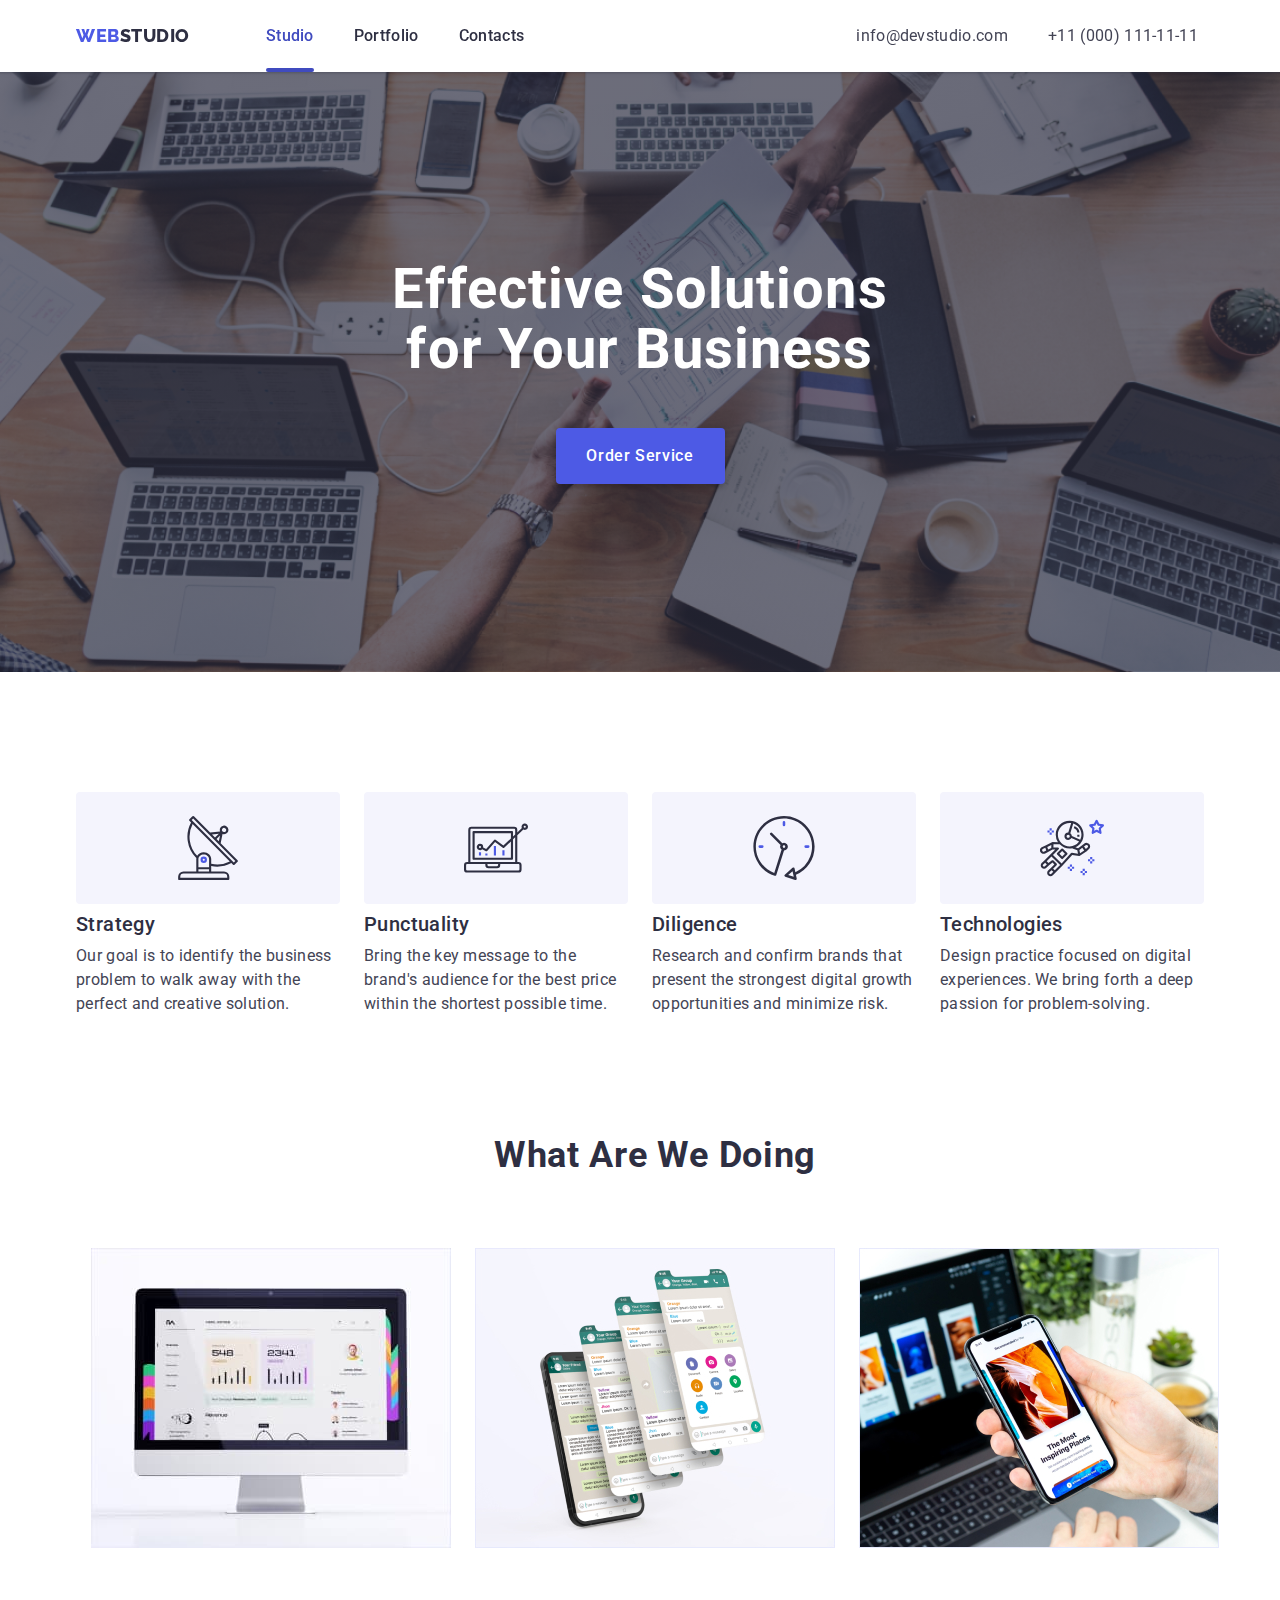
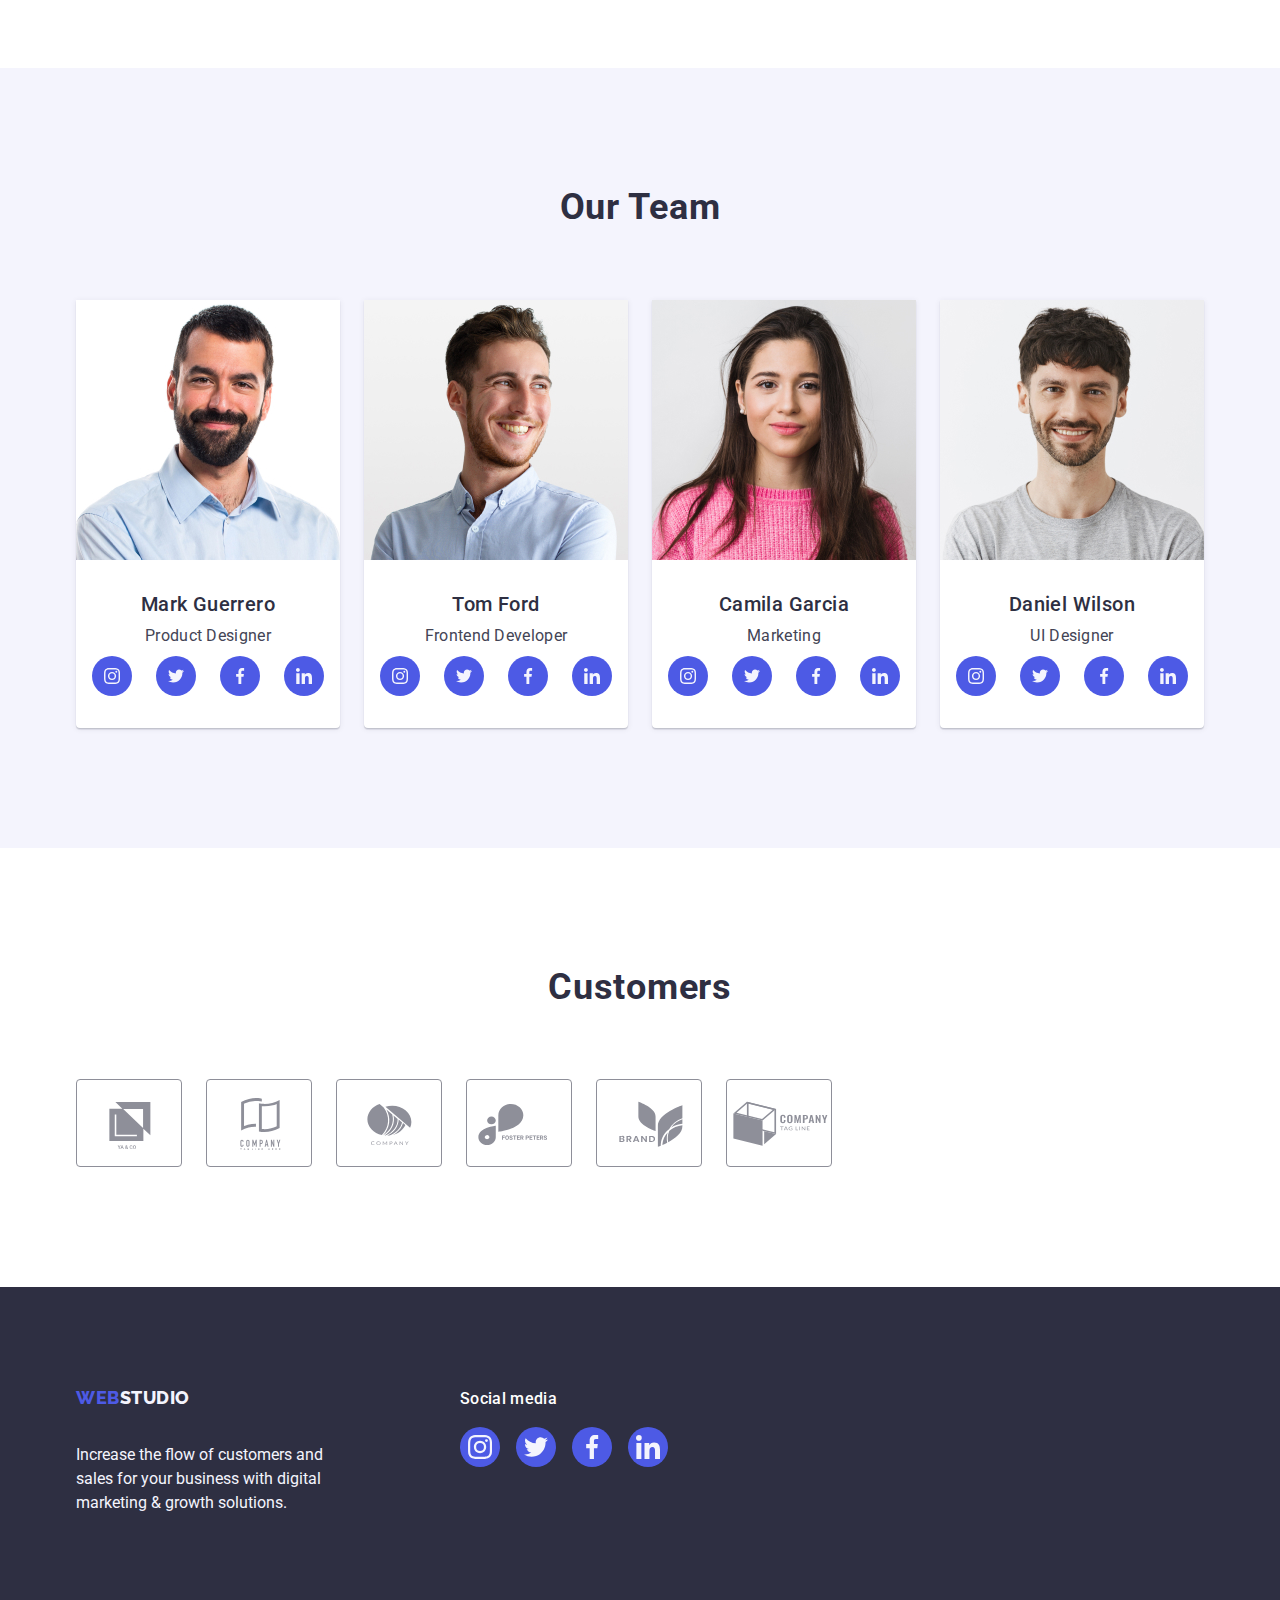
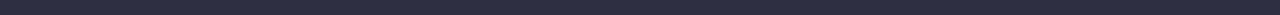
<file: index.html>
<!DOCTYPE html>
<html lang="en">

<head>
    <meta charset="UTF-8">
    <meta http-equiv="X-UA-Compatible" content="IE=edge">
    <meta name="viewport" content="width=device-width, initial-scale=1.0">
    <link rel="preconnect" href="https://fonts.googleapis.com">
    <link rel="preconnect" href="https://fonts.gstatic.com" crossorigin>
    <link
        href="https://fonts.googleapis.com/css2?family=Raleway:wght@800&family=Roboto:wght@400;500;700;900&display=swap"
        rel="stylesheet">
    <link rel="stylesheet"
        href="https://cdnjs.cloudflare.com/ajax/libs/modern-normalize/1.1.0/modern-normalize.min.css" />
    <link rel="stylesheet" href="./css/style.css">
    <title>Document</title>
</head>

<body>
    <header class="header container">
        <div class="container head-flex">
            <nav class="list nav">
                <a class="link head-link" href="./index.html">Web<span class="span-logo">Studio</span></a>
                <ul class="list head-list">
                    <li class="nav-link"><a class="link header-line current" href="./index.html">Studio</a></li>
                    <li class="nav-link"><a class="link header-line " href="./portfolio.html">Portfolio</a></li>
                    <li class="nav-link"><a class="link header-line " href="">Contacts</a></li>
                </ul>
            </nav>
            <address class="header-adress">
                <ul class="list adress-list">
                    <li class="nav-link"><a class="adress-link link"
                            href="mailto:info@devstudio.com">info@devstudio.com</a>
                    </li>
                    <li class="nav-link"><a class="adress-link link" href="tel:+110001111111">+11 (000)
                            111-11-11</a>
                    </li>
                </ul>
            </address>
        </div>
    </header>
    <main class="main">
        <section class="main-section-bus">
            <div class="container">
                <h1 class="main-header">Effective Solutions
                    for Your Business
                </h1>
                <button class="button" type="button " data-modal-open>Order Service</button>
            </div>
        </section>
        <!-- Modal window -->
        <div class="backdrop is-hidden" data-modal>
            <div class="modal">
                <button class="modal-button" type="button" data-modal-close>
                    <svg class="close" width="8" height="8">
                        <use href="./images/icon.svg#close-black-18dp-2-1"></use>
                    </svg>
                </button>
            </div>
        </div>
        <section class="main-section">
            <div class="container">
                <h2 class="main-header-strplan visually-hidden">strategic plan</h2>
                <ul class="list main-list">
                    <li class="main-line">
                        <div class="list main-icons">
                            <svg class="main-svg" width="64" height="64">
                                <use href="./images/icon.svg#antenna-1"></use>
                            </svg>
                        </div>
                        <h3 class="list-header">Strategy</h3>
                        <p class="list-paragraph">Our goal is to identify the business
                            problem to walk away with the perfect and creative solution.</p>
                    </li>
                    <li class="main-line">
                        <div class="list main-icons">
                            <svg class="main-svg" width="64" height="64">
                                <use href="./images/icon.svg#diagram-1"></use>
                            </svg>
                        </div>
                        <h3 class="list-header">Punctuality</h3>
                        <p class="list-paragraph">Bring the key message to the brand's audience for the best price
                            within
                            the shortest possible
                            time.
                        </p>
                    </li>
                    <li class="main-line">
                        <div class="list main-icons">
                            <svg class="main-svg" width="64" height="64">
                                <use href="./images/icon.svg#clock-1"></use>
                            </svg>
                        </div>
                        <h3 class="list-header">Diligence</h3>
                        <p class="list-paragraph">Research and confirm brands that present the strongest digital growth
                            opportunities and minimize
                            risk.
                        </p>
                    </li>
                    <li class="main-line">
                        <div class="list main-icons">
                            <svg class="main-svg" width="64" height="64">
                                <use href="./images/icon.svg#astronaut-1"></use>
                            </svg>
                        </div>
                        <h3 class="list-header">Technologies</h3>
                        <p class="list-paragraph">Design practice focused on digital experiences. We bring forth a deep
                            passion for
                            problem-solving.
                        </p>
                    </li>
                </ul>
            </div>
        </section>
        <section class="main-section-img container">
            <div class="container">
                <h2 class="main-header-doing">What are we doing</h2>
                <ul class="list header-doing-list">
                    <li class="header-doing-link">
                        <img class="main-img" src="./images/Rectangle69.jpg" alt="desktop " width="360">
                    </li>
                    <li class="header-doing-link">
                        <img class="main-img" src="./images/Rectangle70.jpg" alt="phone" width="360">
                    </li>
                    <li class="header-doing-link">
                        <img class="main-img" src="./images/Rectangle71.jpg" alt="phone and notebook" width="360"
                            height="300">
                    </li>
                </ul>
            </div>
        </section>
        <section class="main-section-team">
            <div class="container">
                <h2 class="main-header-team">Our Team</h2>
                <ul class="list ul-team-list">
                    <li class="team-list">
                        <img class="main-img" src="./images/mark.jpg" alt="Mark Guerrero" width="264" height="260">
                        <div class="team-cards">
                            <h3 class="list-header-team">Mark Guerrero</h3>
                            <p class="list-paragraph-team">Product Designer</p>
                            <ul class="social">
                                <li class="list social-list">
                                    <a class="team-icons link" href="">
                                        <svg class="team-icons-svg" width="16" height="16">
                                            <use href="./images/icon.svg#instagram-2">
                                            </use>
                                        </svg>
                                    </a>
                                </li>
                                <li class="list social-list">
                                    <a class="team-icons link" href="">
                                        <svg class="team-icons-svg" width="16" height="16">
                                            <use href="./images/icon.svg#twitter-1">
                                            </use>
                                        </svg>
                                    </a>
                                </li>
                                <li class="list social-list">
                                    <a class="team-icons link" href="">
                                        <svg class="team-icons-svg" width="16" height="16">
                                            <use href="./images/icon.svg#facebook-1">
                                            </use>
                                        </svg>
                                    </a>
                                </li>
                                <li class="list social-list">
                                    <a class="team-icons link" href="">
                                        <svg class="team-icons-svg" width="16" height="16">
                                            <use href="./images/icon.svg#linkedin-1">
                                            </use>
                                        </svg>
                                    </a>
                                </li>
                            </ul>
                        </div>
                    </li>
                    <li class="team-list">
                        <img class="main-img" src="./images/tom.jpg" alt="Tom Ford" width="264" height="260">
                        <div class="team-cards">
                            <h3 class="list-header-team">Tom Ford</h3>
                            <p class="list-paragraph-team">Frontend Developer</p>
                            <ul class="social">
                                <li class="list social-list">
                                    <a class="team-icons link" href="">
                                        <svg class="team-icons-svg" width="16" height="16">
                                            <use href="./images/icon.svg#instagram-2">
                                            </use>
                                        </svg>
                                    </a>
                                </li>
                                <li class="list social-list">
                                    <a class="team-icons link" href="">
                                        <svg class="team-icons-svg" width="16" height="16">
                                            <use href="./images/icon.svg#twitter-1">
                                            </use>
                                        </svg>
                                    </a>
                                </li>
                                <li class="list social-list">
                                    <a class="team-icons link" href="">
                                        <svg class="team-icons-svg" width="16" height="16">
                                            <use href="./images/icon.svg#facebook-1">
                                            </use>
                                        </svg>
                                    </a>
                                </li>
                                <li class="list social-list">
                                    <a class="team-icons link" href="">
                                        <svg class="team-icons-svg" width="16" height="16">
                                            <use href="./images/icon.svg#linkedin-1">
                                            </use>
                                        </svg>
                                    </a>
                                </li>
                            </ul>
                        </div>
                    </li>
                    <li class="team-list">
                        <img class="main-img" src="./images/camila.jpg" alt="Camila Garcia" width="264" height="260">
                        <div class="team-cards">
                            <h3 class="list-header-team">Camila Garcia</h3>
                            <p class="list-paragraph-team">Marketing</p>
                            <ul class="social">
                                <li class="list social-list">
                                    <a class="team-icons link" href="">
                                        <svg class="team-icons-svg" width="16" height="16">
                                            <use href="./images/icon.svg#instagram-2">
                                            </use>
                                        </svg>
                                    </a>
                                </li>
                                <li class="list social-list">
                                    <a class="team-icons link" href="">
                                        <svg class="team-icons-svg" width="16" height="16">
                                            <use href="./images/icon.svg#twitter-1">
                                            </use>
                                        </svg>
                                    </a>
                                </li>
                                <li class="list social-list">
                                    <a class="team-icons link" href="">
                                        <svg class="team-icons-svg" width="16" height="16">
                                            <use href="./images/icon.svg#facebook-1">
                                            </use>
                                        </svg>
                                    </a>
                                </li>
                                <li class="list social-list">
                                    <a class="team-icons link" href="">
                                        <svg class="team-icons-svg" width="16" height="16">
                                            <use href="./images/icon.svg#linkedin-1">
                                            </use>
                                        </svg>
                                    </a>
                                </li>
                            </ul>
                        </div>
                    </li>
                    <li class="team-list">
                        <img class="main-img" src="./images/daniel.jpg" alt="Daniel Wilson" width="264" height="260">
                        <div class="team-cards">
                            <h3 class="list-header-team">Daniel Wilson</h3>
                            <p class="list-paragraph-team">UI Designer</p>
                            <ul class="social">
                                <li class="list social-list">
                                    <a class="team-icons link" href="">
                                        <svg class="team-icons-svg" width="16" height="16">
                                            <use href="./images/icon.svg#instagram-2">
                                            </use>
                                        </svg>
                                    </a>
                                </li>
                                <li class="list social-list">
                                    <a class="team-icons link" href="">
                                        <svg class="team-icons-svg" width="16" height="16">
                                            <use href="./images/icon.svg#twitter-1">
                                            </use>
                                        </svg>
                                    </a>
                                </li>
                                <li class="list social-list">
                                    <a class="team-icons link" href="">
                                        <svg class="team-icons-svg" width="16" height="16">
                                            <use href="./images/icon.svg#facebook-1">
                                            </use>
                                        </svg>
                                    </a>
                                </li>
                                <li class="list social-list">
                                    <a class="team-icons link" href="">
                                        <svg class="team-icons-svg" width="16" height="16">
                                            <use href="./images/icon.svg#linkedin-1">
                                            </use>
                                        </svg>
                                    </a>
                                </li>
                            </ul>
                        </div>
                    </li>
                </ul>
            </div>
        </section>
        <section class="castomers-container">
            <div class="container">
                <h2 class="castomers-header">Customers</h2>
                <ul class="castomers-list">
                    <li class="list castomers-list-icons">
                        <a class="castovers-icon link" href="">
                            <svg class="castomer-icons-svg" width="104" height="56">
                                <use href="./images/icon.svg#Logo"></use>
                            </svg>
                        </a>
                    </li>
                    <li class="list castomers-list-icons">
                        <a class="castovers-icon link" href="">
                            <svg class="castomer-icons-svg" width="104" height="56">
                                <use href="./images/icon.svg#Logo-1"></use>
                            </svg>
                        </a>
                    </li>
                    <li class="list castomers-list-icons">
                        <a class="castovers-icon link" href="">
                            <svg class="castomer-icons-svg" width="104" height="56">
                                <use href="./images/icon.svg#Logo-2"></use>
                            </svg>
                        </a>
                    </li>
                    <li class="list castomers-list-icons">
                        <a class="castovers-icon link" href="">
                            <svg class="castomer-icons-svg" width="104" height="56">
                                <use href="./images/icon.svg#Logo-3"></use>
                            </svg>
                        </a>
                    </li>
                    <li class="list castomers-list-icons">
                        <a class="castovers-icon link" href="">
                            <svg class="castomer-icons-svg" width="104" height="56">
                                <use href="./images/icon.svg#Logo-4"></use>
                            </svg>
                        </a>
                    </li>
                    <li class="list castomers-list-icons">
                        <a class="castovers-icon link" href="">
                            <svg class="castomer-icons-svg" width="104" height="56">
                                <use href="./images/icon.svg#Logo-5"></use>
                            </svg>
                        </a>
                    </li>
                </ul>
            </div>
        </section>
    </main>
    <footer class="footer">
        <div class="container footer-container">
            <div class="fotter-paragraph">
                <a class="link footer-link container" href="./index.html">Web<span class="span-logo">Studio</span></a>
                <p class="fotter-paragraph container">Increase the flow of customers and sales for your business with
                    digital marketing &
                    growth solutions.</p>

            </div>
            <div>
                <p class="footer-social">Social media</p>
                <ul class="social-footer">
                    <li class="list footer-link">
                        <a class="footer-icons link" href="">
                            <svg class="footer-team-icons" width="24" height="24">
                                <use href="./images/icon.svg#instagram-2">
                                </use>
                            </svg>
                        </a>
                    </li>
                    <li class="list footer-link">
                        <a class="footer-icons link" href="">
                            <svg class="footer-team-icons" width="24" height="24">
                                <use href="./images/icon.svg#twitter-1">
                                </use>
                            </svg>
                        </a>
                    </li>
                    <li class="list footer-link">
                        <a class="footer-icons link" href="">
                            <svg class="footer-team-icons" width="24" height="24">
                                <use href="./images/icon.svg#facebook-1">
                                </use>
                            </svg>
                        </a>
                    </li>
                    <li class="list footer-link">
                        <a class="footer-icons link" href="">
                            <svg class="footer-team-icons" width="24" height="24">
                                <use href="./images/icon.svg#linkedin-1">
                                </use>
                            </svg>
                        </a>
                    </li>
                </ul>
            </div>
        </div>
    </footer>
    <script src="./modal.js"></script>
</body>

</html>
</file>
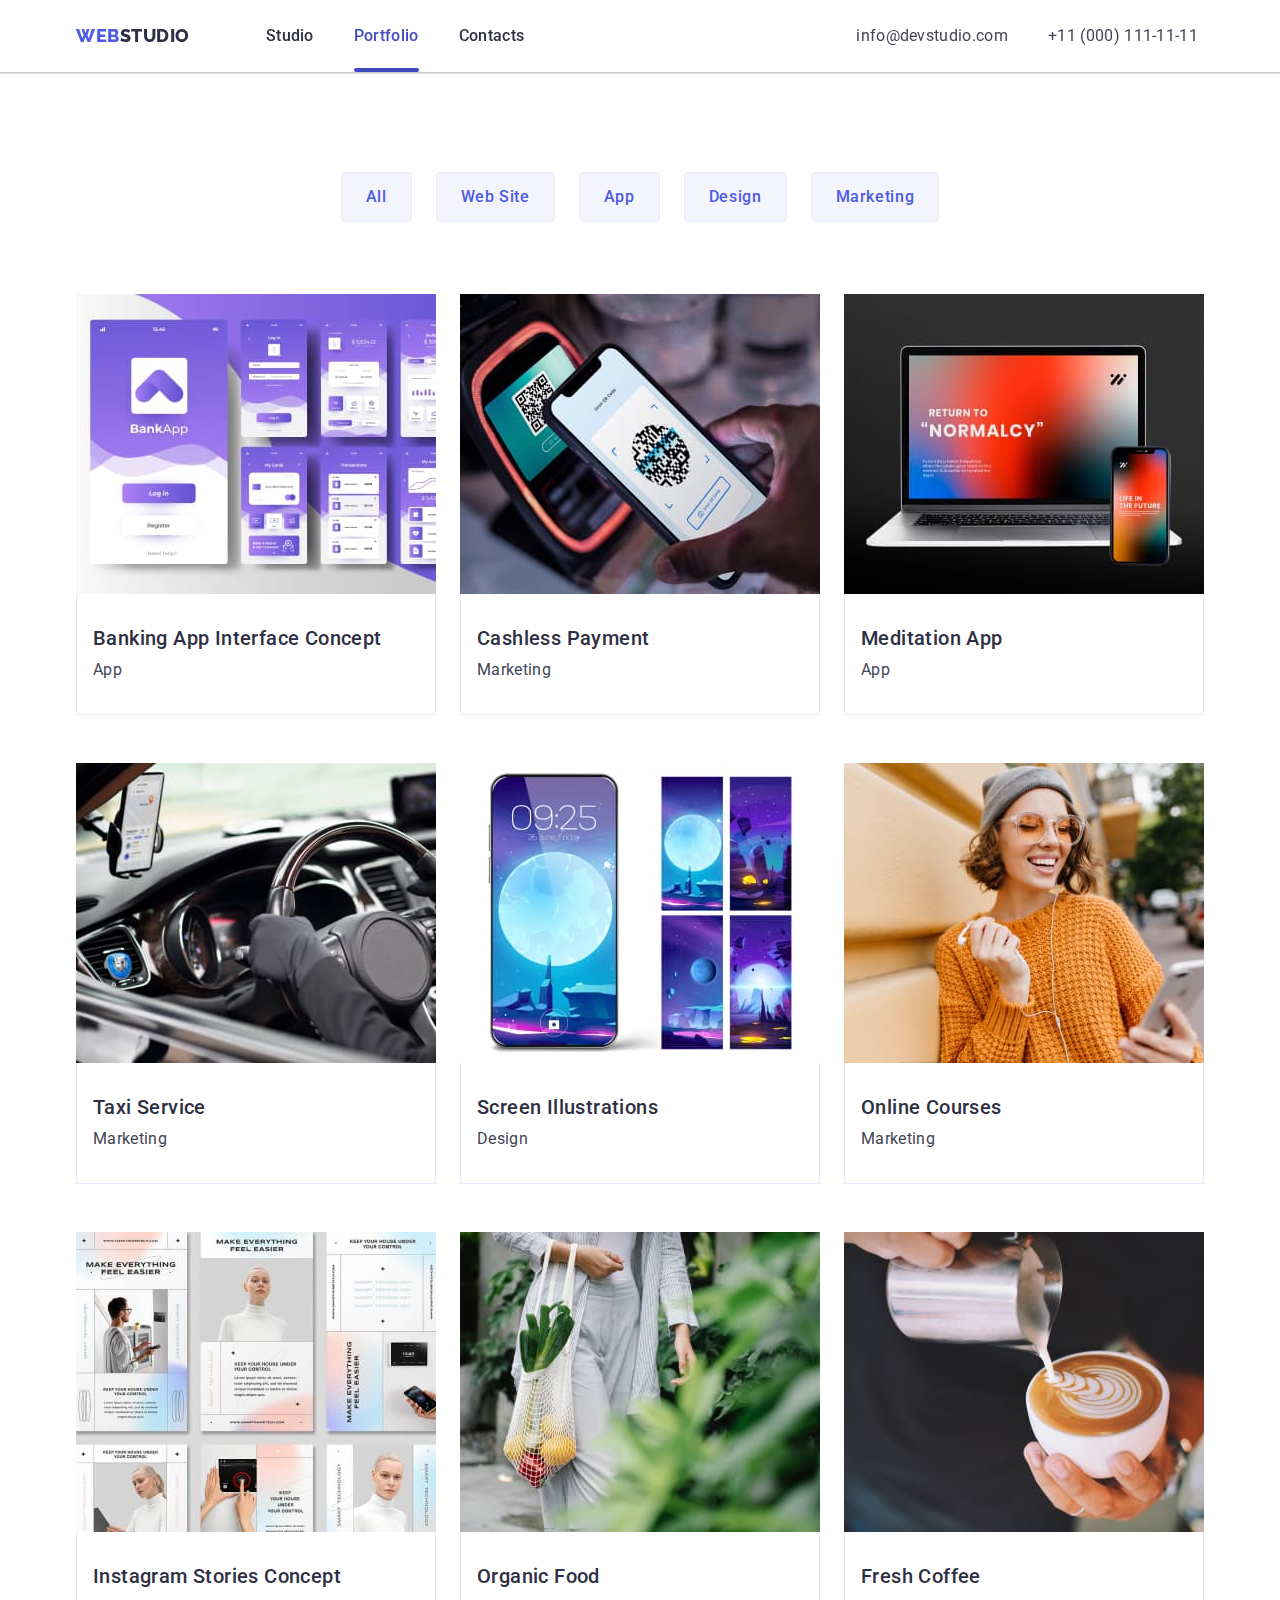
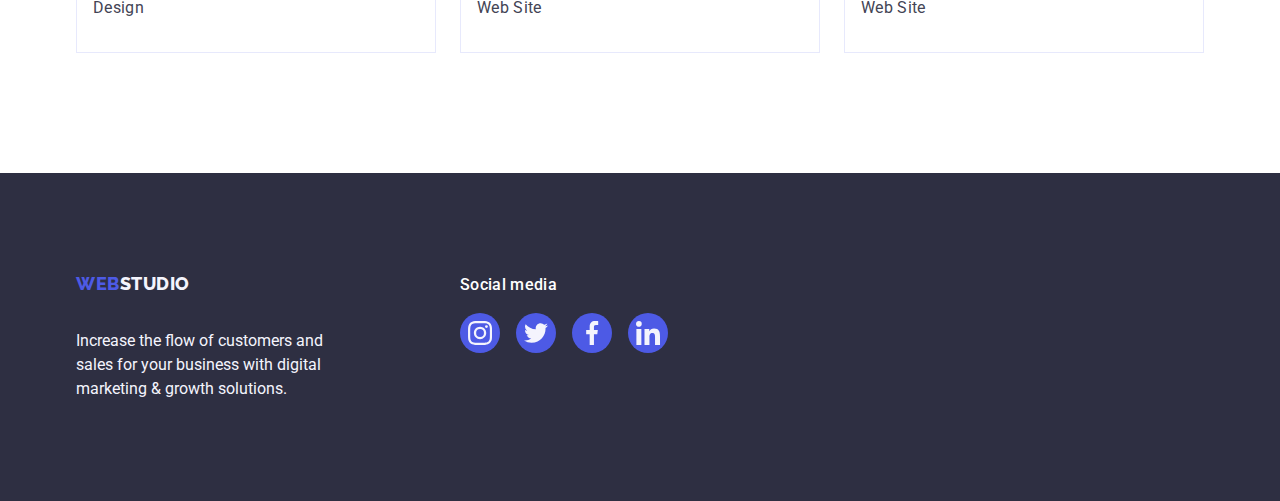
<file: portfolio.html>
<!DOCTYPE html>
<html lang="en">

<head>
    <meta charset="UTF-8">
    <meta http-equiv="X-UA-Compatible" content="IE=edge">
    <meta name="viewport" content="width=device-width, initial-scale=1.0">
    <title>Document</title>
    <link rel="preconnect" href="https://fonts.googleapis.com">
    <link rel="preconnect" href="https://fonts.gstatic.com" crossorigin>
    <link
        href="https://fonts.googleapis.com/css2?family=Raleway:wght@800&family=Roboto:wght@400;500;700;900&display=swap"
        rel="stylesheet">
    <link rel="stylesheet"
        href="https://cdnjs.cloudflare.com/ajax/libs/modern-normalize/1.1.0/modern-normalize.min.css" />
    <link rel="stylesheet" href="./css/style.css">
</head>

<body>
    <header class="header container">
        <div class="container head-flex">
            <nav class="list nav">
                <a class="link head-link" href="./index.html">Web<span class="span-logo">Studio</span></a>
                <ul class="list head-list">
                    <li class="nav-link"><a class="link header-line" href="./index.html">Studio</a></li>
                    <li class="nav-link"><a class="link header-line current" href="./portfolio.html">Portfolio</a></li>
                    <li class="nav-link"><a class="link header-line" href="">Contacts</a></li>
                </ul>
            </nav>
            <address class="header-adress">
                <ul class="list adress-list">
                    <li class="nav-link"><a class="adress-link link"
                            href="mailto:info@devstudio.com">info@devstudio.com</a>
                    </li>
                    <li class="nav-link"><a class="adress-link link" href="tel:+110001111111">+11 (000)
                            111-11-11</a>
                    </li>
                </ul>
            </address>
        </div>
    </header>
    <main>
        <section class="portfolio ">
            <div class="container">
                <h1 class="portfolio-header visually-hidden">Portfolio</h1>
                <ul class="list button-list">
                    <li class="link button-link"><button class="portfolio-button" type="button">All</button></li>
                    <li class="link button-link"><button class="portfolio-button" type="button">Web Site</button></li>
                    <li class="link button-link"><button class="portfolio-button" type="button">App</button></li>
                    <li class="link button-link"><button class="portfolio-button" type="button">Design</button></li>
                    <li class="link button-link"><button class="portfolio-button" type="button">Marketing</button></li>
                </ul>


                <ul class="list ul-port-list">
                    <li class="link portfolio-lists">
                        <a class="link port-link" href="">
                            <div class="portfolio-img-animation">
                                <img class="portfolio-img" src="./images/portfolio/img-1.jpg"
                                    alt="Banking App Interface Concept" width="360" height="300">
                                <p class="pogr-par-img">14 Stylish and User-Friendly App Design Concepts · Task Manager
                                    App
                                    · Calorie Tracker App · Exotic Fruit Ecommerce App ·
                                    Cloud Storage App</p>
                            </div>
                            <div class="pogr-prod-cards">
                                <h2 class="list-header-port">Banking App Interface Concept</h2>
                                <p class="list-paragraph-port">App</p>
                            </div>
                        </a>
                    </li>
                    <li class="link portfolio-lists">
                        <a class="link port-link" href="">
                            <div class="portfolio-img-animation">
                                <img class="portfolio-img" src="./images/portfolio/img-2.jpg" alt="Cashless Payment"
                                    width="360" height="300">
                                <p class="pogr-par-img">14 Stylish and User-Friendly App Design Concepts · Task Manager
                                    App
                                    · Calorie Tracker App ·
                                    Exotic Fruit Ecommerce App ·
                                    Cloud Storage App</p>
                            </div>
                            <div class="pogr-prod-cards">
                                <h2 class="list-header-port">Cashless Payment</h2>
                                <p class="list-paragraph-port">Marketing</p>
                            </div>
                        </a>
                    </li>
                    <li class="link portfolio-lists">
                        <a class="link port-link" href="">
                            <div class="portfolio-img-animation">
                                <img class="portfolio-img" src="./images/portfolio/img-3.jpg" alt="Meditation App"
                                    width="360" height="300">
                                <p class="pogr-par-img">14 Stylish and User-Friendly App Design Concepts · Task Manager
                                    App
                                    · Calorie Tracker App ·
                                    Exotic Fruit Ecommerce App ·
                                    Cloud Storage App</p>
                            </div>
                            <div class="pogr-prod-cards">
                                <h2 class="list-header-port">Meditation App</h2>
                                <p class="list-paragraph-port">App</p>
                            </div>
                        </a>
                    </li>
                    <li class="link portfolio-lists">
                        <a class="link port-link" href="">
                            <div class="portfolio-img-animation">
                                <img class="portfolio-img" src="./images/portfolio/img-4.jpg" alt="Taxi Service"
                                    width="360" height="300">
                                <p class="pogr-par-img">14 Stylish and User-Friendly App Design Concepts · Task Manager
                                    App
                                    · Calorie Tracker App ·
                                    Exotic Fruit Ecommerce App ·
                                    Cloud Storage App</p>
                            </div>
                            <div class="pogr-prod-cards">
                                <h2 class="list-header-port">Taxi Service</h2>
                                <p class="list-paragraph-port">Marketing</p>
                            </div>
                        </a>
                    </li>
                    <li class="link portfolio-lists">
                        <a class="link port-link" href="">
                            <div class="portfolio-img-animation">
                                <img class="portfolio-img" src="./images/portfolio/img-5.jpg" alt="Screen Illustrations"
                                    width="360" height="300">
                                <p class="pogr-par-img">14 Stylish and User-Friendly App Design Concepts · Task Manager
                                    App
                                    · Calorie Tracker App ·
                                    Exotic Fruit Ecommerce App ·
                                    Cloud Storage App</p>
                            </div>
                            <div class="pogr-prod-cards">
                                <h2 class="list-header-port">Screen Illustrations</h2>
                                <p class="list-paragraph-port">Design</p>
                            </div>
                        </a>
                    </li>
                    <li class="link portfolio-lists">
                        <a class="link port-link" href="">
                            <div class="portfolio-img-animation">
                                <img class="portfolio-img" src="./images/portfolio/img-6.jpg" alt="Online Courses"
                                    width="360" height="300">
                                <p class="pogr-par-img">14 Stylish and User-Friendly App Design Concepts · Task Manager
                                    App
                                    · Calorie Tracker App ·
                                    Exotic Fruit Ecommerce App ·
                                    Cloud Storage App</p>
                            </div>
                            <div class="pogr-prod-cards">
                                <h2 class="list-header-port">Online Courses</h2>
                                <p class="list-paragraph-port">Marketing</p>
                            </div>
                        </a>
                    </li>
                    <li class="link portfolio-lists">
                        <a class="link port-link" href="">
                            <div class="portfolio-img-animation">
                                <img class="portfolio-img" src="./images/portfolio/img-7.jpg"
                                    alt="Instagram Stories Concept" width="360" height="300">
                                <p class="pogr-par-img">14 Stylish and User-Friendly App Design Concepts · Task Manager
                                    App
                                    · Calorie Tracker App ·
                                    Exotic Fruit Ecommerce App ·
                                    Cloud Storage App</p>
                            </div>
                            <div class="pogr-prod-cards">
                                <h2 class="list-header-port">Instagram Stories Concept</h2>
                                <p class="list-paragraph-port">Design</p>
                            </div>
                        </a>
                    </li>
                    <li class="link portfolio-lists">
                        <a class="link port-link" href="">
                            <div class="portfolio-img-animation">
                                <img class="portfolio-img" src="./images/portfolio/img-8.jpg" alt="Organic Food"
                                    width="360" height="300">
                                <p class="pogr-par-img">14 Stylish and User-Friendly App Design Concepts · Task Manager
                                    App
                                    · Calorie Tracker App ·
                                    Exotic Fruit Ecommerce App ·
                                    Cloud Storage App</p>
                            </div>
                            <div class="pogr-prod-cards">
                                <h2 class="list-header-port">Organic Food</h2>
                                <p class="list-paragraph-port">Web Site</p>
                            </div>
                        </a>
                    </li>
                    <li class="link portfolio-lists">
                        <a class="link port-link" href="">
                            <div class="portfolio-img-animation">
                                <img class="portfolio-img" src="./images/portfolio/cofe.jpg" alt="Fresh Coffee"
                                    width="360" height="300">
                                <p class="pogr-par-img">14 Stylish and User-Friendly App Design Concepts · Task Manager
                                    App
                                    · Calorie Tracker App ·
                                    Exotic Fruit Ecommerce App ·
                                    Cloud Storage App</p>
                            </div>
                            <div class="pogr-prod-cards">
                                <h2 class="list-header-port">Fresh Coffee</h2>
                                <p class="list-paragraph-port">Web Site</p>
                            </div>
                        </a>
                    </li>
                </ul>
            </div>
        </section>
    </main>
    <footer class="footer">
        <div class="container footer-container">
            <div class="fotter-paragraph">
                <a class="link footer-link container" href="./index.html">Web<span class="span-logo">Studio</span></a>
                <p class="fotter-paragraph container">Increase the flow of customers and sales for your business with
                    digital marketing &
                    growth solutions.</p>

            </div>
            <div>
                <p class="footer-social">Social media</p>
                <ul class="social-footer">
                    <li class="list footer-link">
                        <a class="footer-icons link" href="">
                            <svg class="footer-team-icons" width="24px" height="24px">
                                <use href="./images/icon.svg#instagram-2">
                                </use>
                            </svg>
                        </a>
                    </li>
                    <li class="list footer-link">
                        <a class="footer-icons link" href="">
                            <svg class="footer-team-icons" width="24px" height="24px">
                                <use href="./images/icon.svg#twitter-1">
                                </use>
                            </svg>
                        </a>
                    </li>
                    <li class="list footer-link">
                        <a class="footer-icons link" href="">
                            <svg class="footer-team-icons" width="24px" height="24px">
                                <use href="./images/icon.svg#facebook-1">
                                </use>
                            </svg>
                        </a>
                    </li>
                    <li class="list footer-link">
                        <a class="footer-icons link" href="">
                            <svg class="footer-team-icons" width="24px" height="24px">
                                <use href="./images/icon.svg#linkedin-1">
                                </use>
                            </svg>
                        </a>
                    </li>
                </ul>
            </div>
        </div>
    </footer>
</body>

</html>
</file>
<file: css/style.css>
:root {
    --color: #2e2f42;
    --background-color-bat-port: #F4F4FD;
    --color-batton: #4d5ae5;
    --color-adress: #434455;
    --background-color: #FFFFFF;
    --body-text-cl: #434455;
    --batton-text-cl: #FFFFFF;
    --batton-active: #404BBF;
    --backgr-main-sect: #2E2F42;
    --backgr-team: #f4f4fd;
    --backgr-footer: #2E2F42;
    --span-cl: #2e2f42;
    --span-footer-cl: #f4f4fd;
    --header-cl: #FFFFFF;

    --z-index-header: 5;
    --z-index-modal: 10;
    --z-index-modal-close: 20;
}

h1,
h2,
h3,
h4,
h5,
h6,
p,
ul {
    margin: 0 auto;
    padding: 0;
}


img {
    display: block;
    width: 100%;
    height: auto;
}


body {
    font-family: Roboto, sans-serif;
    color: var(--body-text-cl);
    font-size: 16px;
    background-color: var(--background-color);

}

.visually-hidden {
    position: absolute;
    width: 1px;
    height: 1px;
    margin: -1px;
    border: 0;
    padding: 0;
    white-space: nowrap;
    clip-path: inset(100%);
    clip: rect(0 0 0 0);
    overflow: hidden;
}

.container {
    width: 1158px;
    padding: 0 15px;
    margin: 0 auto;
}

.list {
    list-style: none;

}

.link {
    text-decoration: none;
}

/**
  |============================
  | header
  |============================
*/
.header {
    position: fixed;
    top: 0;
    width: 100%;
    background: var(--background-color);
    box-shadow: 0px 2px 1px rgba(46, 47, 66, 0.08), 0px 1px 1px rgba(46, 47, 66, 0.16), 0px 1px 6px rgba(46, 47, 66, 0.08);
    z-index: var(--z-index-header);
}

.head-flex {
    display: flex;
    align-items: center
}

.nav {
    display: flex;
    align-items: center;
}

.head-link {
    display: flex;
    align-items: center;
    margin-right: 76px;

    color: var(--color-batton);
    font-family: "Raleway", sans-serif;
    font-weight: 800;
    font-size: 18px;
    line-height: 1.17;
    letter-spacing: 0.03em;
    text-transform: uppercase;
    text-decoration: none;

    transition: color 250ms cubic-bezier(0.4, 0, 0.2, 1);
}

.header-adress {
    display: flex;
    font-style: normal;
    align-items: center;
}

.head-list {
    display: flex;
    gap: 40px;
}

.adress-list {
    display: flex;
    gap: 40px;
    margin-left: 332px;
}

.adress-link {
    font-size: 16px;
    line-height: 1.5;
    letter-spacing: 0.02em;
    color: var(--color-adress);

    transition: color 250ms cubic-bezier(0.4, 0, 0.2, 1);
}

.header-line:hover,
.header-line:focus {
    color: var(--batton-active);
}

.adress-link:hover,
.adress-link:focus {
    color: var(--batton-active);
}

.head-link span {
    color: var(--span-cl);
    font-family: "Raleway", sans-serif;
    font-weight: 800;
    font-size: 18px;
    line-height: 1.17;
    letter-spacing: 0.03em;
    text-transform: uppercase;
    text-decoration: none;
}

.header-line {
    position: relative;
    display: flex;
    flex-wrap: wrap;
    padding: 24px 0;

    font-weight: 500;
    font-size: 16px;
    line-height: 1.5;
    letter-spacing: 0.02em;
    color: var(--color);
    list-style: none;

    transition: color 250ms cubic-bezier(0.4, 0, 0.2, 1);

}

.header-line::after {
    display: block;
    position: absolute;
    bottom: 0;
    left: 0;

    content: "";
    margin-top: 0;
    width: 100%;
    height: 4px;
    border-radius: 2px;

    transition: background-color 250ms cubic-bezier(0.4, 0, 0.2, 1);
}

.header-line.current {
    color: var(--batton-active);
}

.header-line.current::after,
.header-line:hover::after,
.header-line:focus::after {
    background-color: var(--batton-active);
}

/**
  |============================
  | main section bus
  |============================
*/
.main-section-bus {
    max-width: 1440px;
    margin: 0 auto;
    /* background-color: var(--backgr-main-sect); */
    background-image: linear-gradient(rgba(46, 47, 66, 0.7), rgba(46, 47, 66, 0.7)),
        url(../images/people1.jpg);
    background-position: center;
    background-size: cover;
    background-repeat: no-repeat;
    padding-top: 260px;
    padding-bottom: 188px;
}

.main-header {
    max-width: 496px;
    font-size: 56px;
    color: var(--header-cl);
    line-height: 1.07;
    text-align: center;
    letter-spacing: 0.02em;
}

.main-icons {
    display: flex;
    justify-content: center;
    align-items: center;
    height: 112px;
    background: var(--background-color-bat-port);
    border-radius: 4px;
    margin-bottom: 8px;
}

.button {
    display: block;
    min-width: 169px;
    height: 56px;
    border: none;
    flex-direction: row;
    margin-right: auto;
    margin-left: auto;
    margin-top: 48px;


    color: var(--background-color);
    background-color: var(--color-batton);
    cursor: pointer;
    font-family: "Roboto", sans-serif;
    font-weight: 500;
    font-size: 16px;
    line-height: 1.5;
    letter-spacing: 0.04em;
    box-shadow: 0px 4px 4px rgba(0, 0, 0, 0.15);
    border-radius: 4px;

    transition: background-color 250ms cubic-bezier(0.4, 0, 0.2, 1);
}

.button:hover,
.button:focus {
    background-color: var(--batton-active);
}

/**
  |============================
  | Modal
  |============================
*/
.backdrop {
    position: fixed;
    top: 0;
    left: 0;
    z-index: var(--z-index-modal);

    width: 100%;
    height: 100%;

    opacity: 1;
    visibility: visible;
    transition: opacity 250ms cubic-bezier(0.4, 0, 0.2, 1), visibility 250ms cubic-bezier(0.4, 0, 0.2, 1);
    background-color: rgba(46, 47, 66, 0.4);

}

.backdrop.is-hidden {
    visibility: hidden;
    opacity: 0;
    pointer-events: none;
}

.backdrop.is-hidden .modal {
    opacity: 0;
    transform: scale(0);
}

.modal {
    position: absolute;
    top: 50%;
    left: 50%;
    transform: scale(1) translate(-50%, -50%);
    transition: transform 250ms cubic-bezier(0.4, 0, 0.2, 1);

    width: 408px;
    min-height: 576px;

    background: #FCFCFC;
    box-shadow: 0px 1px 1px rgba(0, 0, 0, 0.14), 0px 1px 3px rgba(0, 0, 0, 0.12), 0px 2px 1px rgba(0, 0, 0, 0.2);
    border-radius: 4px;

}

.modal-button {
    position: absolute;
    display: flex;
    justify-content: center;
    align-items: center;

    top: 24px;
    right: 24px;

    background: #E7E9FC;
    border-radius: 50%;
    border: 1px solid rgba(0, 0, 0, 0.1);
    cursor: pointer;

    width: 24px;
    height: 24px;
}

/**
  |============================
  | main-section Strategy
  |============================
*/

.main-section {
    padding: 120px 0;
}

.main-section-img {
    padding-bottom: 120px;
}

.list-header {
    display: block;
    margin-bottom: 8px;

    font-weight: 500;
    font-size: 20px;
    line-height: 1.2;
    letter-spacing: 0.02em;
    color: var(--color);
}

.list-paragraph {
    width: 264px;
    display: block;


    font-size: 16px;
    line-height: 1.5;
    letter-spacing: 0.02em;
    color: var(--color-adress);
}


.main-list {
    display: flex;
    gap: 24px;
}

.main-line {
    width: calc((100% - 72px) / 4);
}

/**
  |============================
  | Main-section-img
  |============================
*/
.main-header-doing {
    margin-bottom: 72px;

    font-size: 36px;
    line-height: 1.11;
    text-align: center;
    letter-spacing: 0.02em;
    text-transform: capitalize;
    color: var(--color);
}

.header-doing-list {
    display: flex;
    gap: 24px;
}

.header-doing-link {
    display: flex;
    flex-basis: calc((100% - 48px)/3);
}

/**
  |============================
  | main-section-team
  |============================
*/
.main-section-team {
    padding: 120px 0;
    background-color: var(--backgr-team);
}

.main-header-team {
    margin-bottom: 72px;

    font-size: 36px;
    line-height: 1.11;
    text-align: center;
    letter-spacing: 0.02em;
    text-transform: capitalize;
    color: var(--color);
}

.ul-team-list {
    display: flex;
    gap: 24px;

}

.team-cards {
    padding: 32px 0;
}

.team-list {
    width: calc((100% - 72px) / 4);
    background-color: var(--background-color);
    box-shadow: 0px 1px 6px rgba(46, 47, 66, 0.08), 0px 1px 1px rgba(46, 47, 66, 0.16), 0px 2px 1px rgba(46, 47, 66, 0.08);
    border-radius: 0px 0px 4px 4px;
}

.list-header-team {
    display: block;
    margin-bottom: 8px;

    font-weight: 500;
    font-size: 20px;
    line-height: 1.2;
    letter-spacing: 0.02em;
    color: var(--color);
    text-align: center;

}

.list-paragraph-team {
    display: block;
    margin-bottom: 8px;

    font-size: 16px;
    line-height: 1.5;
    letter-spacing: 0.02em;
    color: var(--color-adress);
    text-align: center;
}

.social {
    display: flex;
    justify-content: center;
    gap: 24px;
}

.social-footer {
    display: flex;
    justify-content: center;
    gap: 16px;
}

.social-list {
    width: 40px;
    height: 40px;
}

.team-icons {
    display: flex;
    justify-content: center;
    align-items: center;
    width: 100%;
    height: 100%;
    background-color: #4D5AE5;
    border-radius: 50%;

    transition: background-color 250ms cubic-bezier(0.4, 0, 0.2, 1);
}

.team-icons:hover,
.team-icons:focus {
    background-color: #404bbf
}

.team-icons-svg {
    fill: #F4F4FD;
}

/**
  |============================
  | Castomers-section
  |============================
*/
.castomers-container {
    padding: 120px 0;
}

.castomers-list {
    display: flex;
    gap: 24px;
}

.castomers-header {
    margin-bottom: 72px;

    font-style: normal;
    font-weight: 700;
    font-size: 36px;
    line-height: 1.1;
    text-align: center;
    letter-spacing: 0.02em;
    text-transform: capitalize;
    color: var(--color);
}

.castomers-list-icons {
    width: calc((100%-24*5)/6);
    height: 88px;
}

.castovers-icon {
    display: flex;
    justify-content: center;
    align-items: center;
    width: 100%;
    height: 100%;
    border: 1px solid #8E8F99;
    border-radius: 4px;
    color: #8e8f99;

    transition-property: border-color, color;
    transition-duration: 250ms;
    transition-timing-function: cubic-bezier(0.4, 0, 0.2, 1);
}

.castovers-icon:hover,
.castovers-icon:focus {
    color: var(--batton-active);
    border-color: var(--batton-active);

}

.castomer-icons-svg {
    fill: currentColor;
}

/**
  |============================
  | Footer
  |============================
*/
.footer {
    background-color: var(--backgr-footer);
    padding: 100px 0;
}

.footer-container {
    display: flex;
    align-items: baseline;
    gap: 120px;
}

.footer-link {
    width: 40px;
    height: 40px;
}

.footer-social {
    margin-bottom: 16px;

    font-style: normal;
    font-weight: 500;
    font-size: 16px;
    line-height: 1.5;
    letter-spacing: 0.02em;
    color: var(--header-cl);
}

.footer-link {
    display: inline-block;
    margin-bottom: 16px;

    color: var(--color-batton);
    font-family: "Raleway", sans-serif;
    font-weight: 800;
    font-size: 18px;
    line-height: 1.17;
    letter-spacing: 0.03em;
    text-transform: uppercase;
    text-decoration: none;
}

.footer-link span {
    color: var(--span-footer-cl);
    font-family: "Raleway", sans-serif;
    font-weight: 800;
    font-size: 18px;
    line-height: 1.17;
    letter-spacing: 0.03em;
    text-transform: uppercase;
    text-decoration: none;
}

.fotter-paragraph {
    max-width: 264px;
    line-height: 1.5;
    padding: 0;
}

.link.footer-link.container {
    padding: 0;
}

.span-logo {
    color: var(--span-cl);
    text-decoration: none;
}

.fotter-paragraph {
    font-size: 16px;
    color: var(--backgr-team);
    margin: 0;
}

.footer-icons {
    display: flex;
    align-items: center;
    justify-content: center;

    width: 100%;
    height: 100%;
    background-color: var(--color-batton);
    border-radius: 50%;

    transition: background-color 250ms cubic-bezier(0.4, 0, 0.2, 1);
}

.footer-icons:hover,
.footer-icons:focus {
    background-color: #31d0aa;
}

.footer-team-icons {
    fill: #F4F4FD;
}

/**
  |============================
  | portfolio
  |============================
*/

.button-list {
    display: flex;
    justify-content: center;
    gap: 24px;
    margin-bottom: 72px;
}

.portfolio {
    padding-top: 172px;
    padding-bottom: 120px;
}

.portfolio-button {
    padding: 12px 24px;


    color: var(--color-batton);
    background-color: var(--background-color-bat-port);
    cursor: pointer;
    font-family: "Roboto", sans-serif;
    font-weight: 500;
    font-size: 16px;
    line-height: 1.5;
    letter-spacing: 0.04em;
    border-radius: 4px;
    border: 1px solid #E7E9FC;


    transition-property: background-color, color, box-shadow, border-color;
    transition-duration: 250ms;
    transition-timing-function: cubic-bezier(0.4, 0, 0.2, 1);

}

.portfolio-button:hover,
.portfolio-button:focus {
    background-color: var(--batton-active);
    color: var(--batton-text-cl);
    box-shadow: 0px 3px 1px rgba(0, 0, 0, 0.1),
        0px 2px 1px rgba(0, 0, 0, 0.08),
        0px 2px 2px rgba(0, 0, 0, 0.12);

    border-color: var(--batton-active);
}

.ul-port-list {
    display: flex;
    flex-wrap: wrap;
    column-gap: 24px;
    row-gap: 48px;
}

.port-link {
    display: block;
    transition: box-shadow 250ms cubic-bezier(0.4, 0, 0.2, 1);
}

.port-link:hover,
.port-link:focus {
    box-shadow: 0px 1px 6px rgba(46, 47, 66, 0.08),
        0px 1px 1px rgba(46, 47, 66, 0.16),
        0px 2px 1px rgba(46, 47, 66, 0.08);

}

.portfolio-img-animation {
    position: relative;
    overflow: hidden;
}

.pogr-par-img {
    position: absolute;
    top: 0;
    left: 0;
    width: 100%;
    height: 100%;
    transform: translate(0, 101%);
    transition: transform 250ms cubic-bezier(0.4, 0, 0.2, 1);
    padding-top: 40px;
    padding-left: 32px;
    padding-right: 32px;
    background: #4D5AE5;


    font-size: 16px;
    line-height: 1.5;
    letter-spacing: 0.02em;
    color: var(--background-color-bat-port);

}

.portfolio-img-animation:hover .pogr-par-img,
.portfolio-img-animation:focus .pogr-par-img {
    transform: translate(0, 0);
}

.portfolio-lists {
    width: calc((100% - 48px) / 3);
}

.pogr-prod-cards {
    padding: 32px 16px;
    border: 1px solid #e7e9fc;
    border-top: none;
}

.list-header-port {
    display: block;
    margin-bottom: 8px;

    font-weight: 500;
    font-size: 20px;
    line-height: 1.2;
    letter-spacing: 0.02em;
    color: var(--color);
}

.list-paragraph-port {
    display: block;

    font-size: 16px;
    line-height: 1.5;
    letter-spacing: 0.02em;
    color: var(--color-adress);
}
</file>
